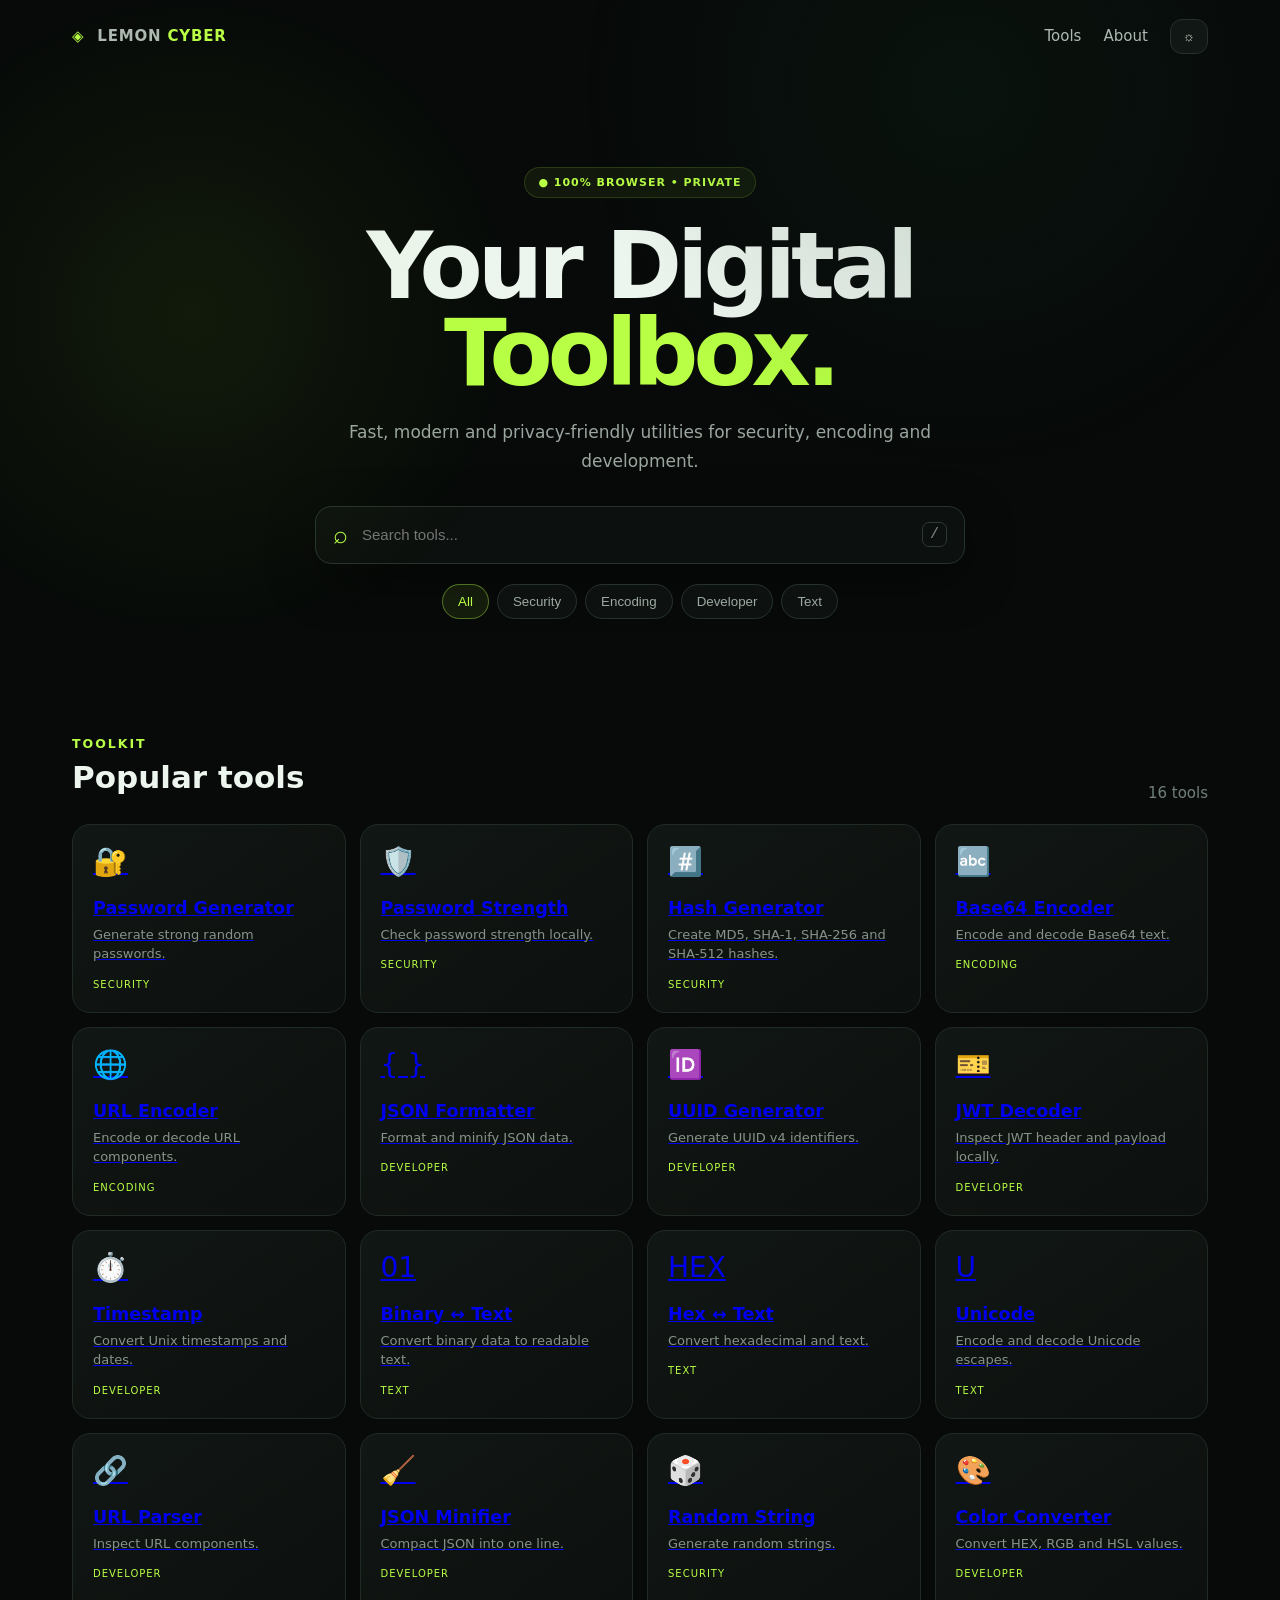
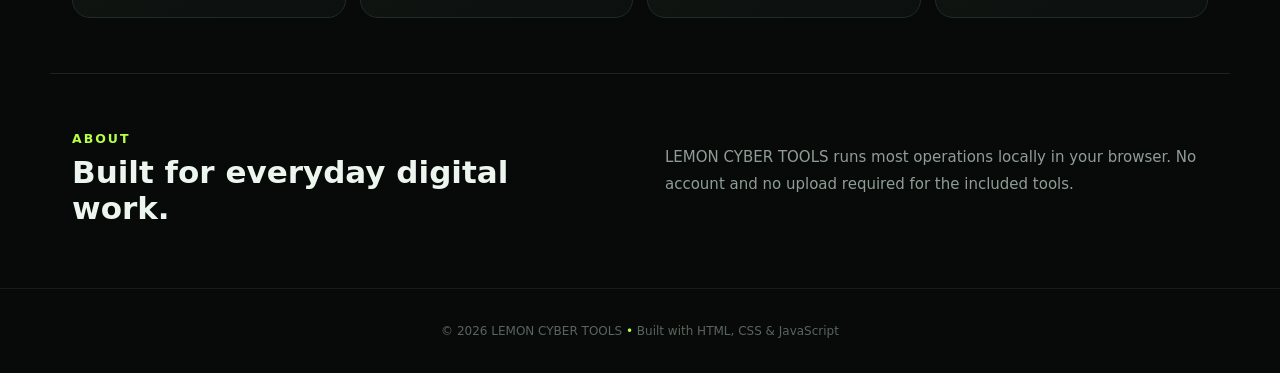
<file: index.html>
<!doctype html>
<html lang="id">
<head>
<meta charset="utf-8"><meta name="viewport" content="width=device-width,initial-scale=1">
<meta name="theme-color" content="#0b0f0d"><meta name="description" content="LEMON CYBER TOOLS - Security, encoder and developer utilities.">
<link rel="manifest" href="manifest.json"><link rel="stylesheet" href="style.css">
<title>LEMON CYBER TOOLS</title>
</head>
<body>
<div class="bg"></div>
<header class="nav"><a class="brand" href="#"><span>◈</span> LEMON <b>CYBER</b></a><nav><a href="#tools">Tools</a><a href="#about">About</a><button id="theme">☼</button></nav></header>
<main>
<section class="hero">
<div class="pill">● 100% BROWSER • PRIVATE</div>
<h1>Your Digital<br><span>Toolbox.</span></h1>
<p>Fast, modern and privacy-friendly utilities for security, encoding and development.</p>
<div class="search"><span>⌕</span><input id="search" placeholder="Search tools..."><kbd>/</kbd></div>
<div class="chips"><button class="chip active" data-cat="all">All</button><button class="chip" data-cat="security">Security</button><button class="chip" data-cat="encoding">Encoding</button><button class="chip" data-cat="developer">Developer</button><button class="chip" data-cat="text">Text</button></div>
</section>
<section id="tools" class="section"><div class="section-head"><div><small>TOOLKIT</small><h2>Popular tools</h2></div><span id="count"></span></div><div id="grid" class="grid"></div></section>
<section id="about" class="about"><div><small>ABOUT</small><h2>Built for everyday digital work.</h2></div><p>LEMON CYBER TOOLS runs most operations locally in your browser. No account and no upload required for the included tools.</p></section>
</main>
<footer>© 2026 LEMON CYBER TOOLS <span>•</span> Built with HTML, CSS & JavaScript</footer>
<script src="script.js"></script>
</body></html>
</file>
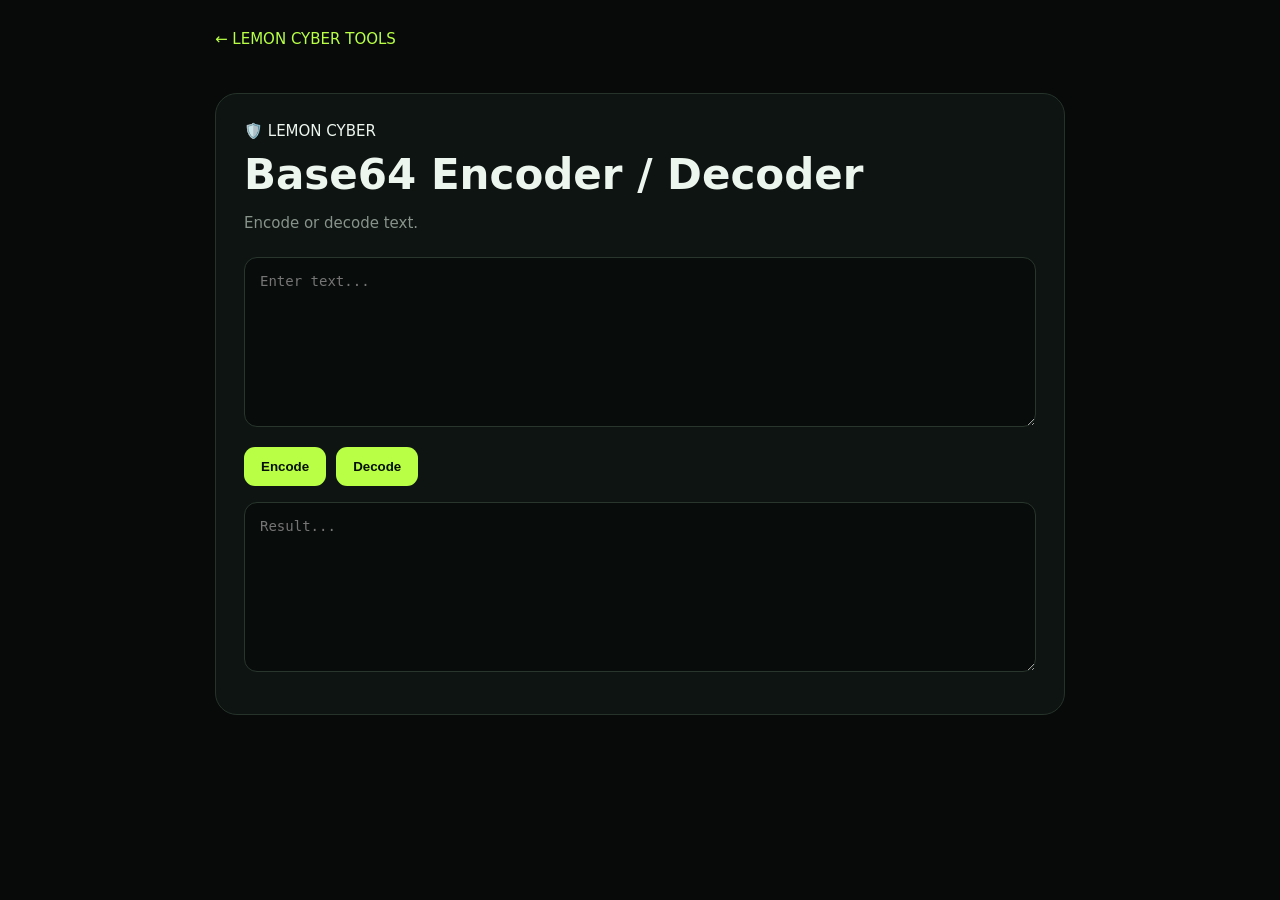
<file: tools/base64.html>
<!doctype html><html lang="id"><head><meta charset="utf-8"><meta name="viewport" content="width=device-width,initial-scale=1"><title>Base64 Encoder / Decoder • LEMON CYBER</title><link rel="stylesheet" href="../tool.css"></head><body><div class="wrap"><a class="back" href="../index.html">← LEMON CYBER TOOLS</a><div class="box"><div>🛡️ LEMON CYBER</div><h1>Base64 Encoder / Decoder</h1><p>Encode or decode text.</p><textarea id="i" placeholder="Enter text..."></textarea><div class="row"><button onclick="enc()">Encode</button><button onclick="dec()">Decode</button></div><textarea id="o" readonly placeholder="Result..."></textarea><script>function enc(){o.value=btoa(unescape(encodeURIComponent(i.value)))}function dec(){try{o.value=decodeURIComponent(escape(atob(i.value)))}catch(e){o.value="Invalid Base64"}}</script></div></div></body></html>
</file>
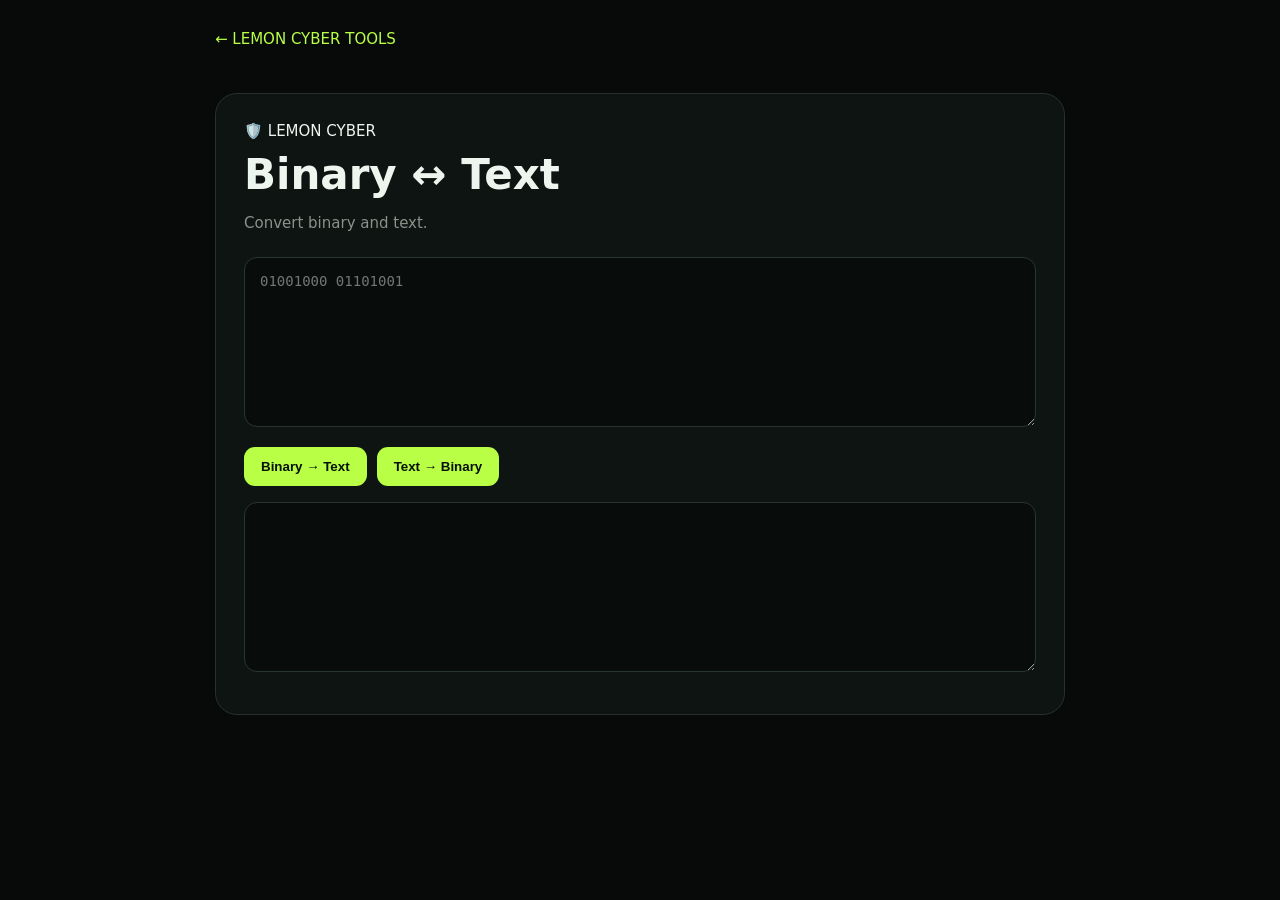
<file: tools/binary.html>
<!doctype html><html lang="id"><head><meta charset="utf-8"><meta name="viewport" content="width=device-width,initial-scale=1"><title>Binary ↔ Text • LEMON CYBER</title><link rel="stylesheet" href="../tool.css"></head><body><div class="wrap"><a class="back" href="../index.html">← LEMON CYBER TOOLS</a><div class="box"><div>🛡️ LEMON CYBER</div><h1>Binary ↔ Text</h1><p>Convert binary and text.</p><textarea id="i" placeholder="01001000 01101001"></textarea><div class="row"><button onclick="dec()">Binary → Text</button><button onclick="enc()">Text → Binary</button></div><textarea id="o"></textarea><script>function dec(){try{o.value=i.value.trim().split(/\\s+/).map(x=>String.fromCharCode(parseInt(x,2))).join("")}catch(e){o.value="Invalid binary"}}function enc(){o.value=[...i.value].map(x=>x.charCodeAt(0).toString(2).padStart(8,"0")).join(" ")}</script></div></div></body></html>
</file>
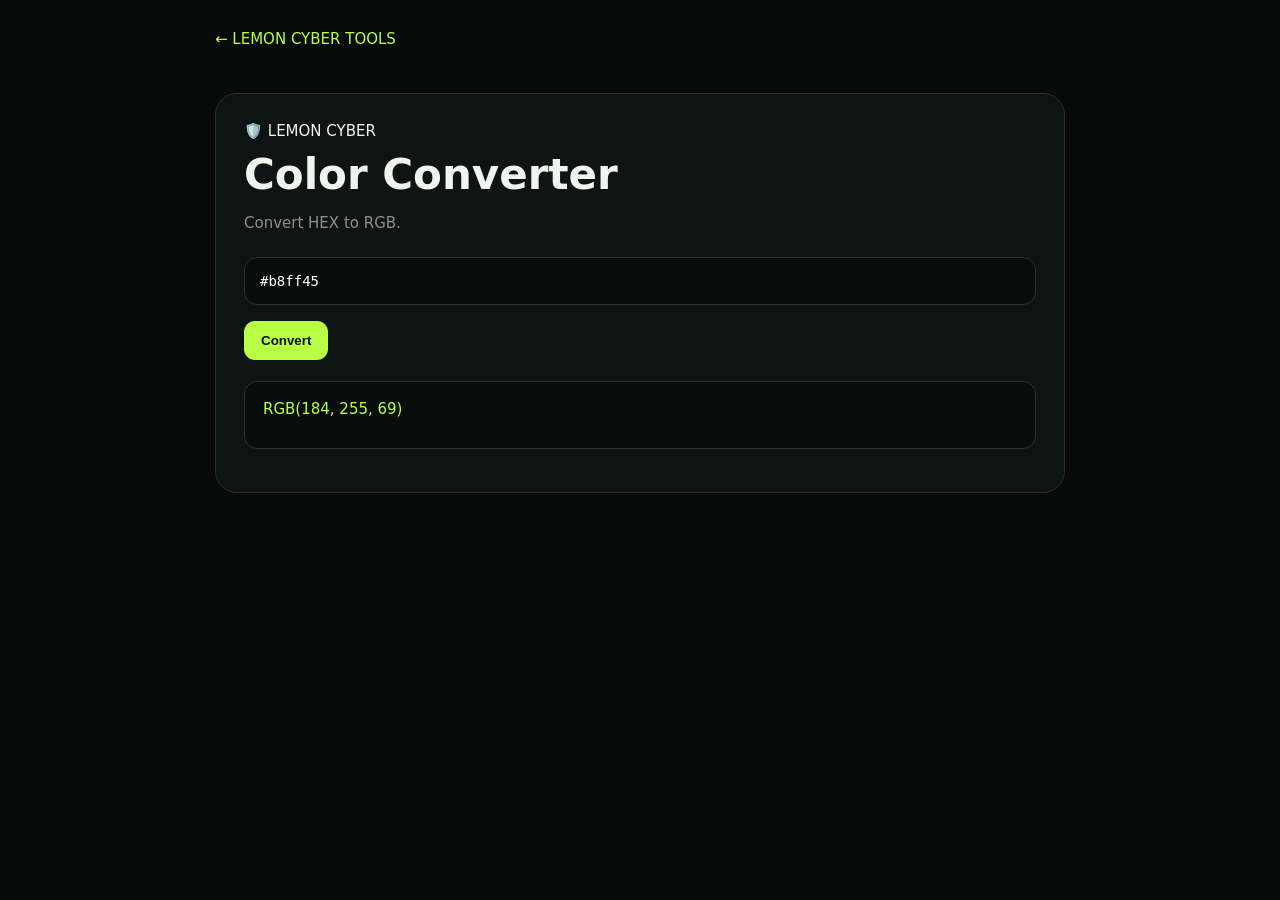
<file: tools/color.html>
<!doctype html><html lang="id"><head><meta charset="utf-8"><meta name="viewport" content="width=device-width,initial-scale=1"><title>Color Converter • LEMON CYBER</title><link rel="stylesheet" href="../tool.css"></head><body><div class="wrap"><a class="back" href="../index.html">← LEMON CYBER TOOLS</a><div class="box"><div>🛡️ LEMON CYBER</div><h1>Color Converter</h1><p>Convert HEX to RGB.</p><input id="i" placeholder="#b8ff45" value="#b8ff45"><button onclick="go()">Convert</button><div class="result" id="o"></div><script>function go(){let x=i.value.replace("#","");if(x.length===3)x=x.split("").map(a=>a+a).join("");let n=parseInt(x,16);o.textContent=`RGB(${n>>16}, ${(n>>8)&255}, ${n&255})`};go()</script></div></div></body></html>
</file>
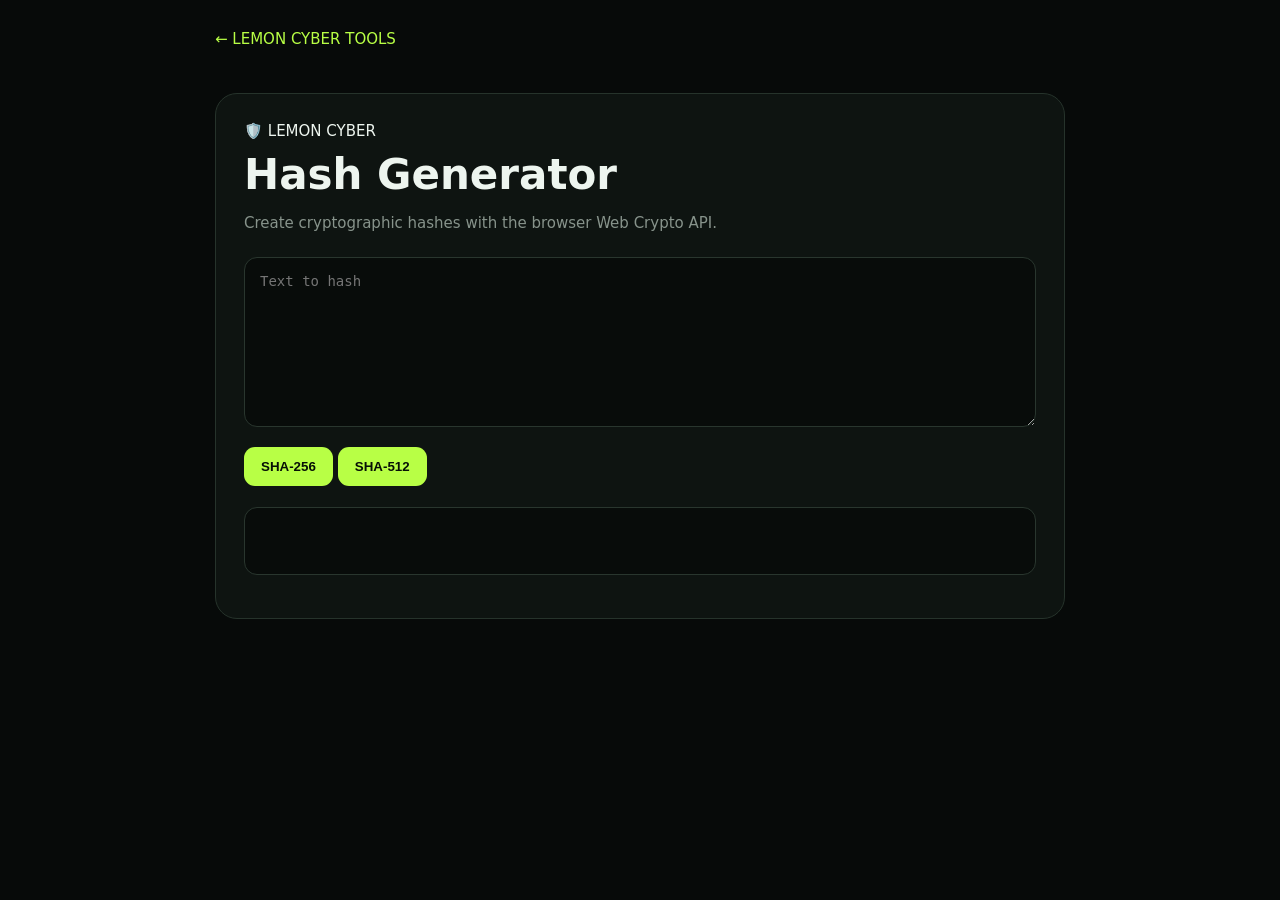
<file: tools/hash.html>
<!doctype html><html lang="id"><head><meta charset="utf-8"><meta name="viewport" content="width=device-width,initial-scale=1"><title>Hash Generator • LEMON CYBER</title><link rel="stylesheet" href="../tool.css"></head><body><div class="wrap"><a class="back" href="../index.html">← LEMON CYBER TOOLS</a><div class="box"><div>🛡️ LEMON CYBER</div><h1>Hash Generator</h1><p>Create cryptographic hashes with the browser Web Crypto API.</p><textarea id="i" placeholder="Text to hash"></textarea><button onclick="go('SHA-256')">SHA-256</button><button onclick="go('SHA-512')">SHA-512</button><pre id="o"></pre><script>async function go(a){let b=await crypto.subtle.digest(a,new TextEncoder().encode(i.value));o.textContent=[...new Uint8Array(b)].map(x=>x.toString(16).padStart(2,"0")).join("")}</script></div></div></body></html>
</file>
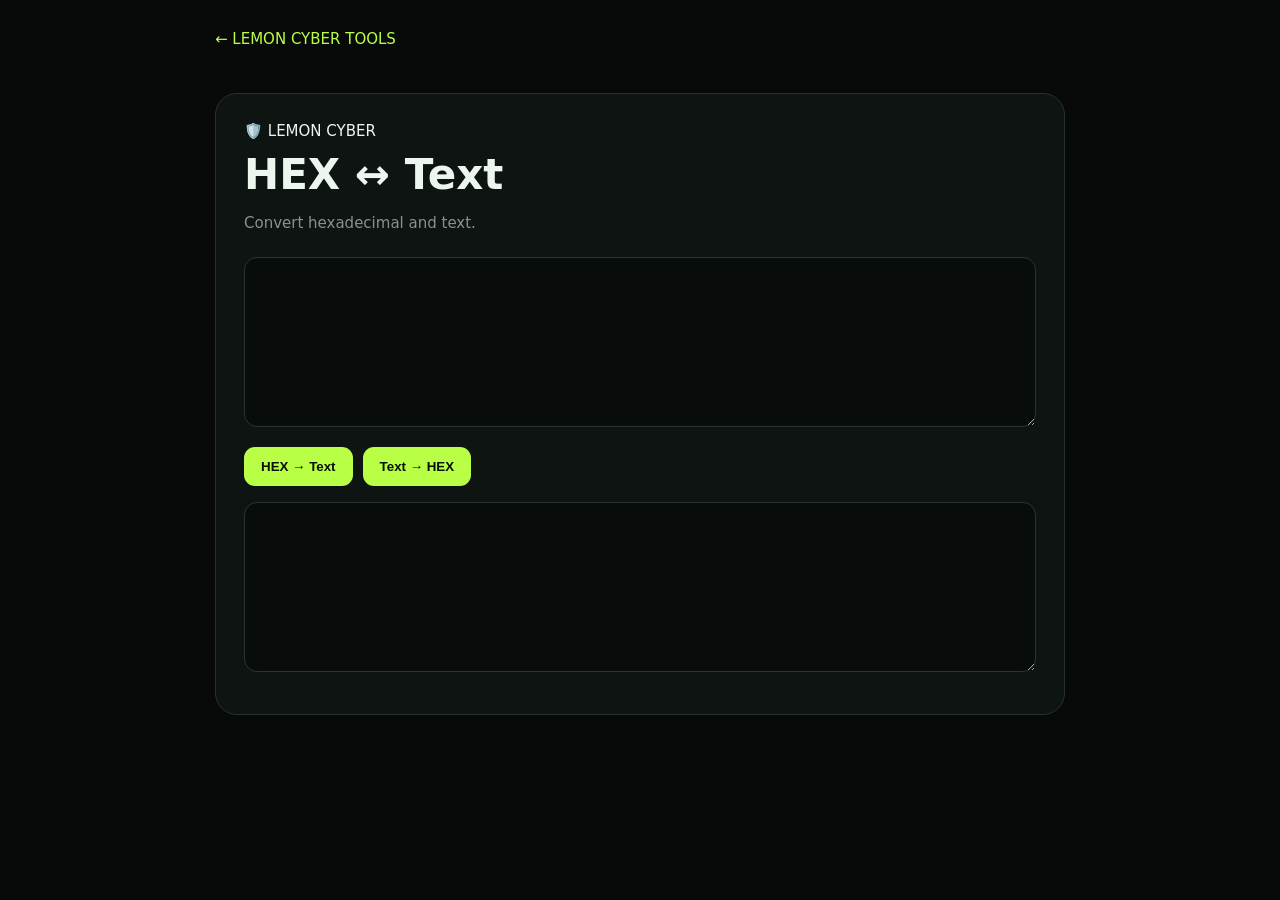
<file: tools/hex.html>
<!doctype html><html lang="id"><head><meta charset="utf-8"><meta name="viewport" content="width=device-width,initial-scale=1"><title>HEX ↔ Text • LEMON CYBER</title><link rel="stylesheet" href="../tool.css"></head><body><div class="wrap"><a class="back" href="../index.html">← LEMON CYBER TOOLS</a><div class="box"><div>🛡️ LEMON CYBER</div><h1>HEX ↔ Text</h1><p>Convert hexadecimal and text.</p><textarea id="i"></textarea><div class="row"><button onclick="dec()">HEX → Text</button><button onclick="enc()">Text → HEX</button></div><textarea id="o"></textarea><script>function dec(){try{o.value=i.value.trim().match(/.{1,2}/g).map(x=>String.fromCharCode(parseInt(x,16))).join("")}catch(e){o.value="Invalid HEX"}}function enc(){o.value=[...i.value].map(x=>x.charCodeAt(0).toString(16).padStart(2,"0")).join(" ")}</script></div></div></body></html>
</file>
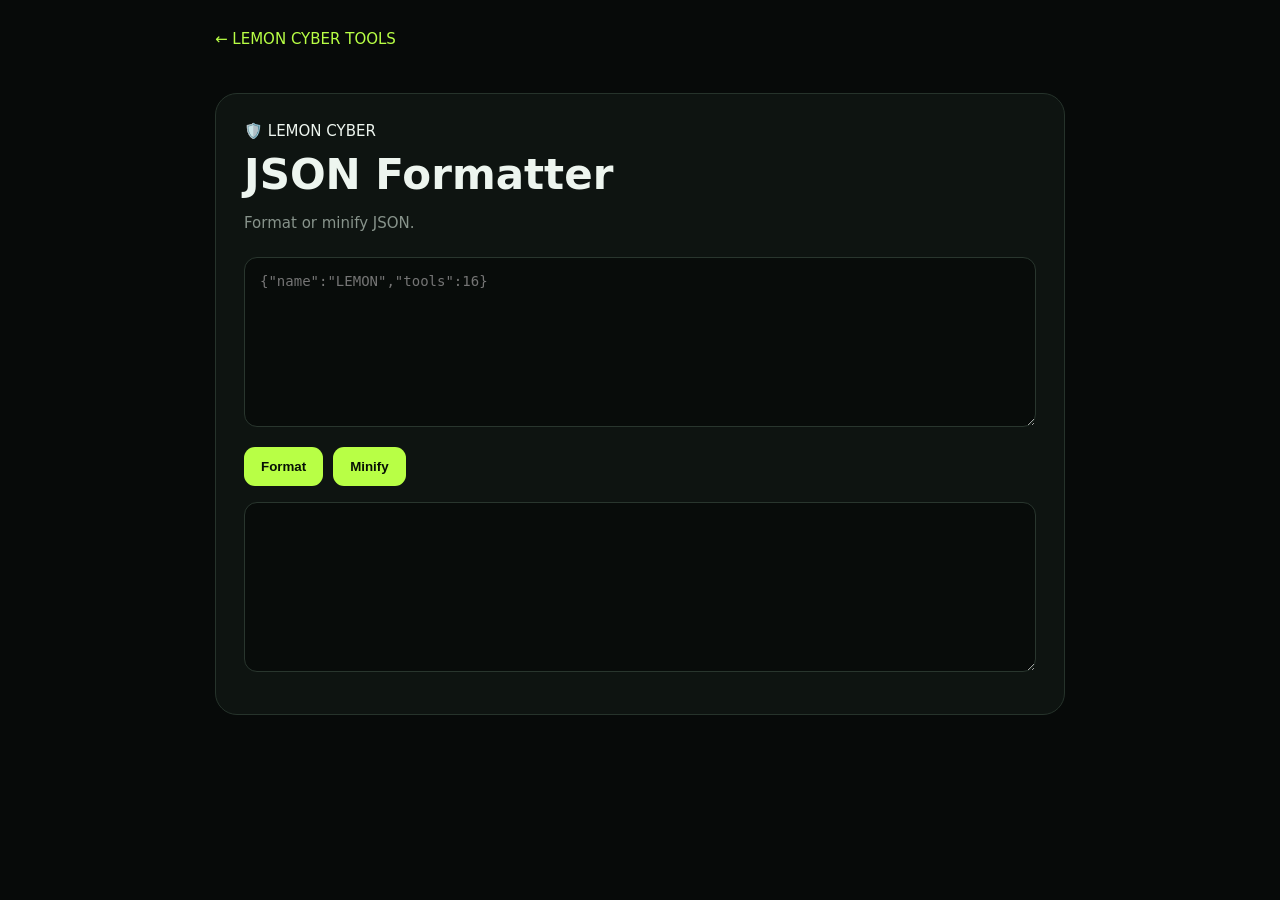
<file: tools/json.html>
<!doctype html><html lang="id"><head><meta charset="utf-8"><meta name="viewport" content="width=device-width,initial-scale=1"><title>JSON Formatter • LEMON CYBER</title><link rel="stylesheet" href="../tool.css"></head><body><div class="wrap"><a class="back" href="../index.html">← LEMON CYBER TOOLS</a><div class="box"><div>🛡️ LEMON CYBER</div><h1>JSON Formatter</h1><p>Format or minify JSON.</p><textarea id="i" placeholder='{"name":"LEMON","tools":16}'></textarea><div class="row"><button onclick="format()">Format</button><button onclick="mini()">Minify</button></div><textarea id="o" readonly></textarea><script>function format(){try{o.value=JSON.stringify(JSON.parse(i.value),null,2)}catch(e){o.value="Invalid JSON: "+e.message}}function mini(){try{o.value=JSON.stringify(JSON.parse(i.value))}catch(e){o.value="Invalid JSON: "+e.message}}</script></div></div></body></html>
</file>
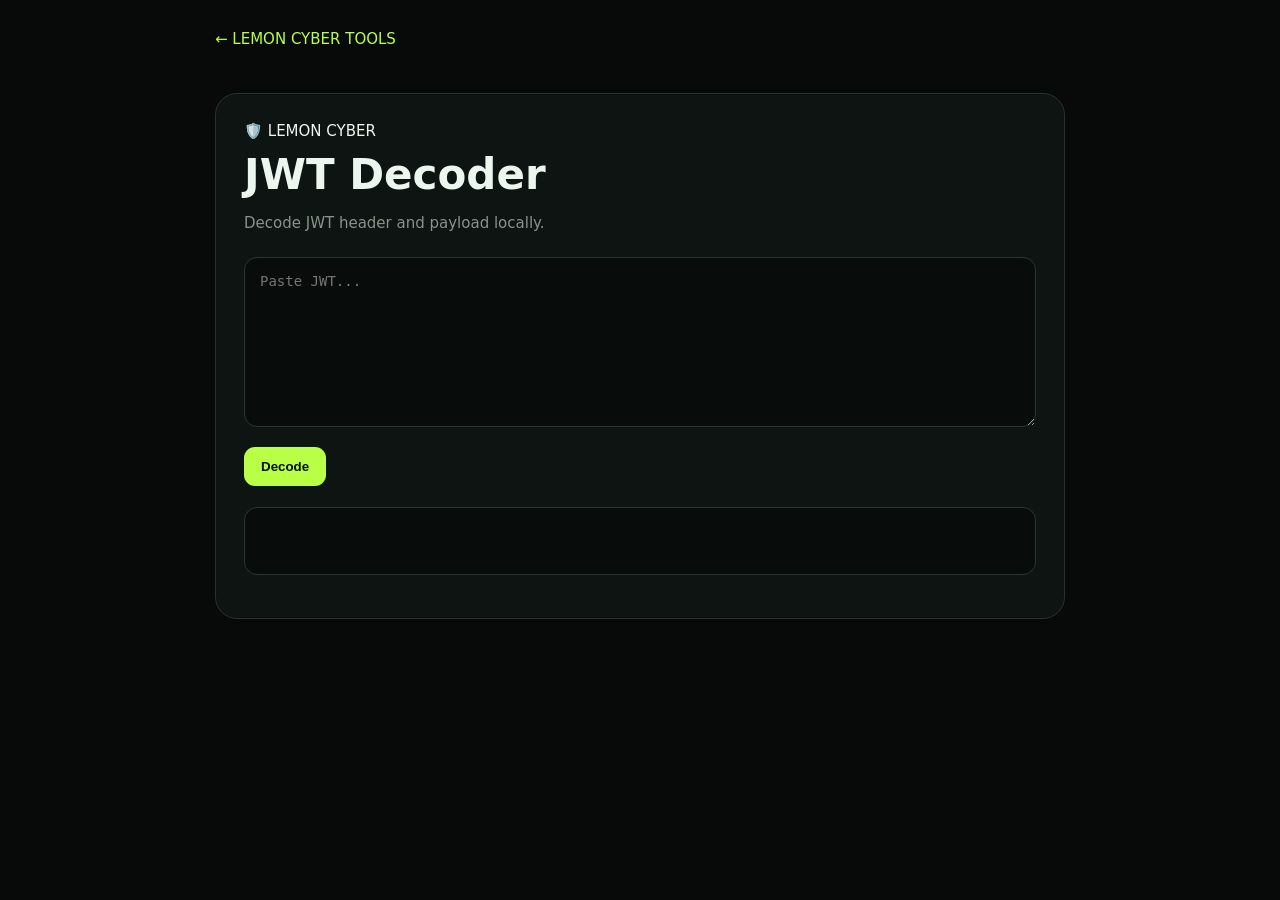
<file: tools/jwt.html>
<!doctype html><html lang="id"><head><meta charset="utf-8"><meta name="viewport" content="width=device-width,initial-scale=1"><title>JWT Decoder • LEMON CYBER</title><link rel="stylesheet" href="../tool.css"></head><body><div class="wrap"><a class="back" href="../index.html">← LEMON CYBER TOOLS</a><div class="box"><div>🛡️ LEMON CYBER</div><h1>JWT Decoder</h1><p>Decode JWT header and payload locally.</p><textarea id="i" placeholder="Paste JWT..."></textarea><button onclick="go()">Decode</button><pre id="o"></pre><script>function go(){try{let p=i.value.split(".");let d=x=>JSON.stringify(JSON.parse(atob(p[x].replace(/-/g,"+").replace(/_/g,"/"))),null,2);o.textContent="HEADER\\n"+d(0)+"\\n\\nPAYLOAD\\n"+d(1)}catch(e){o.textContent="Invalid JWT"}} </script></div></div></body></html>
</file>
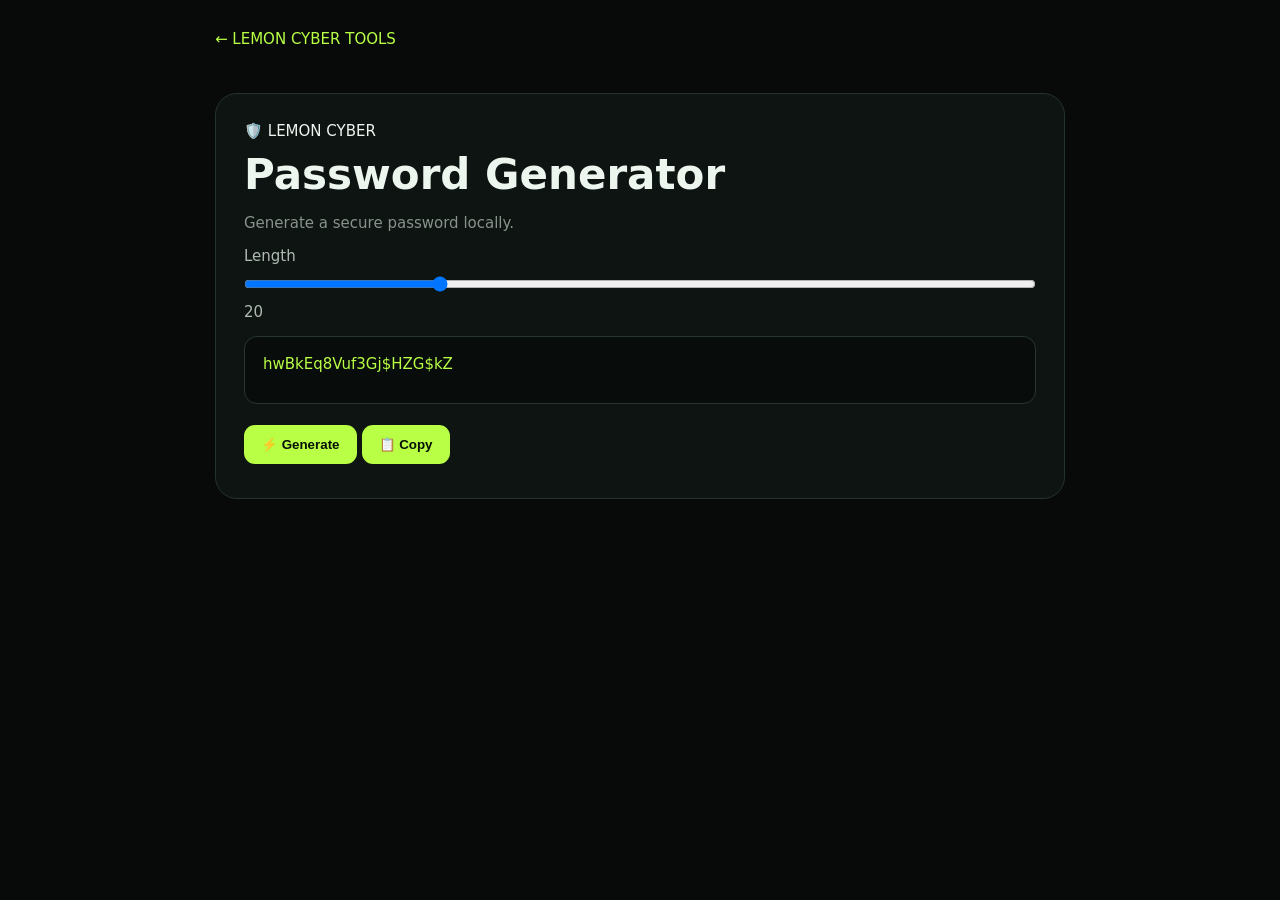
<file: tools/password.html>
<!doctype html><html lang="id"><head><meta charset="utf-8"><meta name="viewport" content="width=device-width,initial-scale=1"><title>Password Generator • LEMON CYBER</title><link rel="stylesheet" href="../tool.css"></head><body><div class="wrap"><a class="back" href="../index.html">← LEMON CYBER TOOLS</a><div class="box"><div>🛡️ LEMON CYBER</div><h1>Password Generator</h1><p>Generate a secure password locally.</p><label>Length <input id="len" type="range" min="6" max="64" value="20"> <output id="lv">20</output></label><div class="result" id="out"></div><button onclick="gen()">⚡ Generate</button><button onclick="copy()">📋 Copy</button><script>const C="ABCDEFGHJKLMNPQRSTUVWXYZabcdefghijkmnopqrstuvwxyz23456789!@#$%^&*_-+=";function gen(){let n=+len.value,s="";crypto.getRandomValues(new Uint32Array(n)).forEach(x=>s+=C[x%C.length]);out.textContent=s}function copy(){navigator.clipboard.writeText(out.textContent)}len.oninput=()=>lv.textContent=len.value;gen()</script></div></div></body></html>
</file>
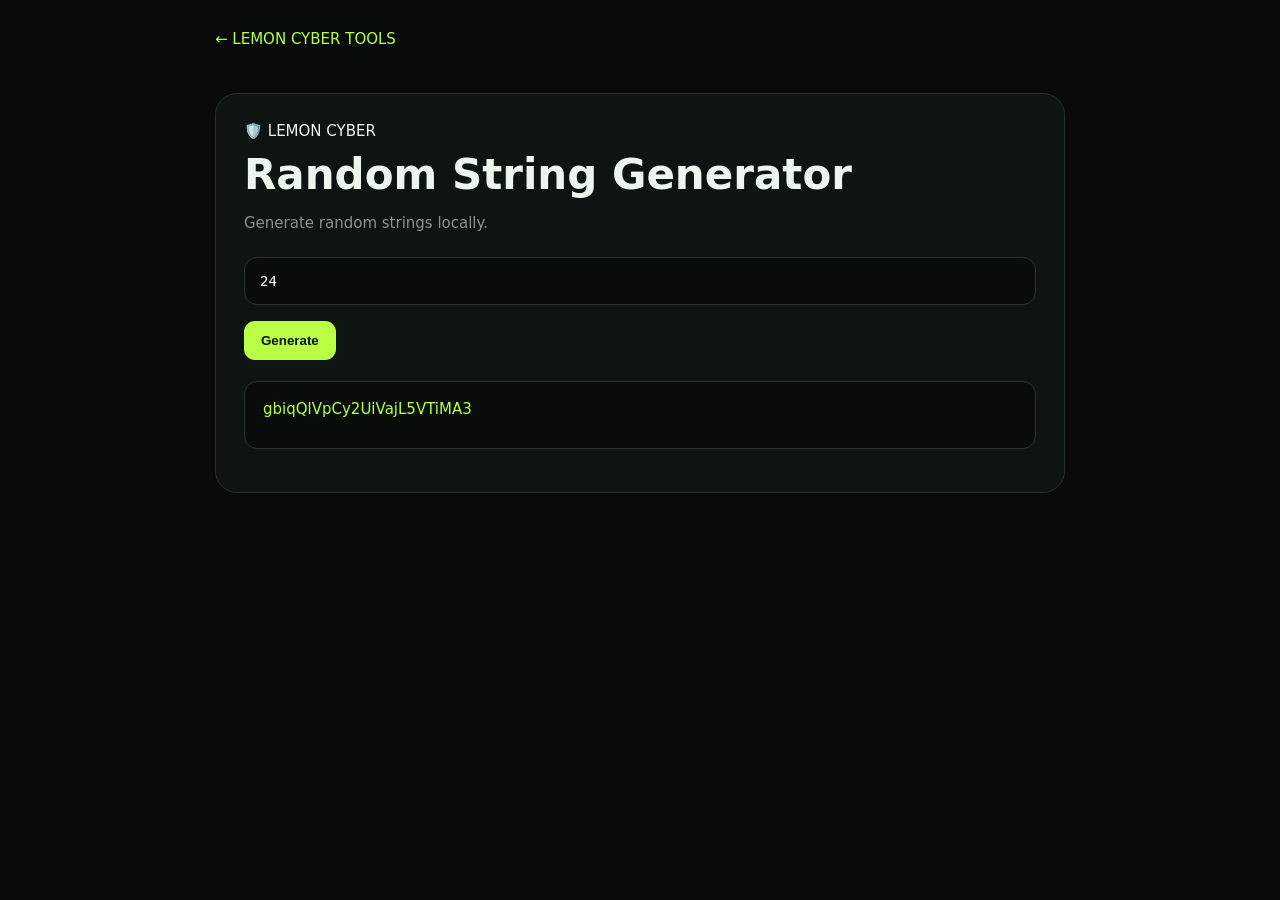
<file: tools/random.html>
<!doctype html><html lang="id"><head><meta charset="utf-8"><meta name="viewport" content="width=device-width,initial-scale=1"><title>Random String Generator • LEMON CYBER</title><link rel="stylesheet" href="../tool.css"></head><body><div class="wrap"><a class="back" href="../index.html">← LEMON CYBER TOOLS</a><div class="box"><div>🛡️ LEMON CYBER</div><h1>Random String Generator</h1><p>Generate random strings locally.</p><input id="n" type="number" min="4" max="128" value="24"><button onclick="go()">Generate</button><div class="result" id="o"></div><script>function go(){let c="ABCDEFGHIJKLMNOPQRSTUVWXYZabcdefghijklmnopqrstuvwxyz0123456789",a=new Uint32Array(+n.value);crypto.getRandomValues(a);o.textContent=[...a].map(x=>c[x%c.length]).join("")}go()</script></div></div></body></html>
</file>
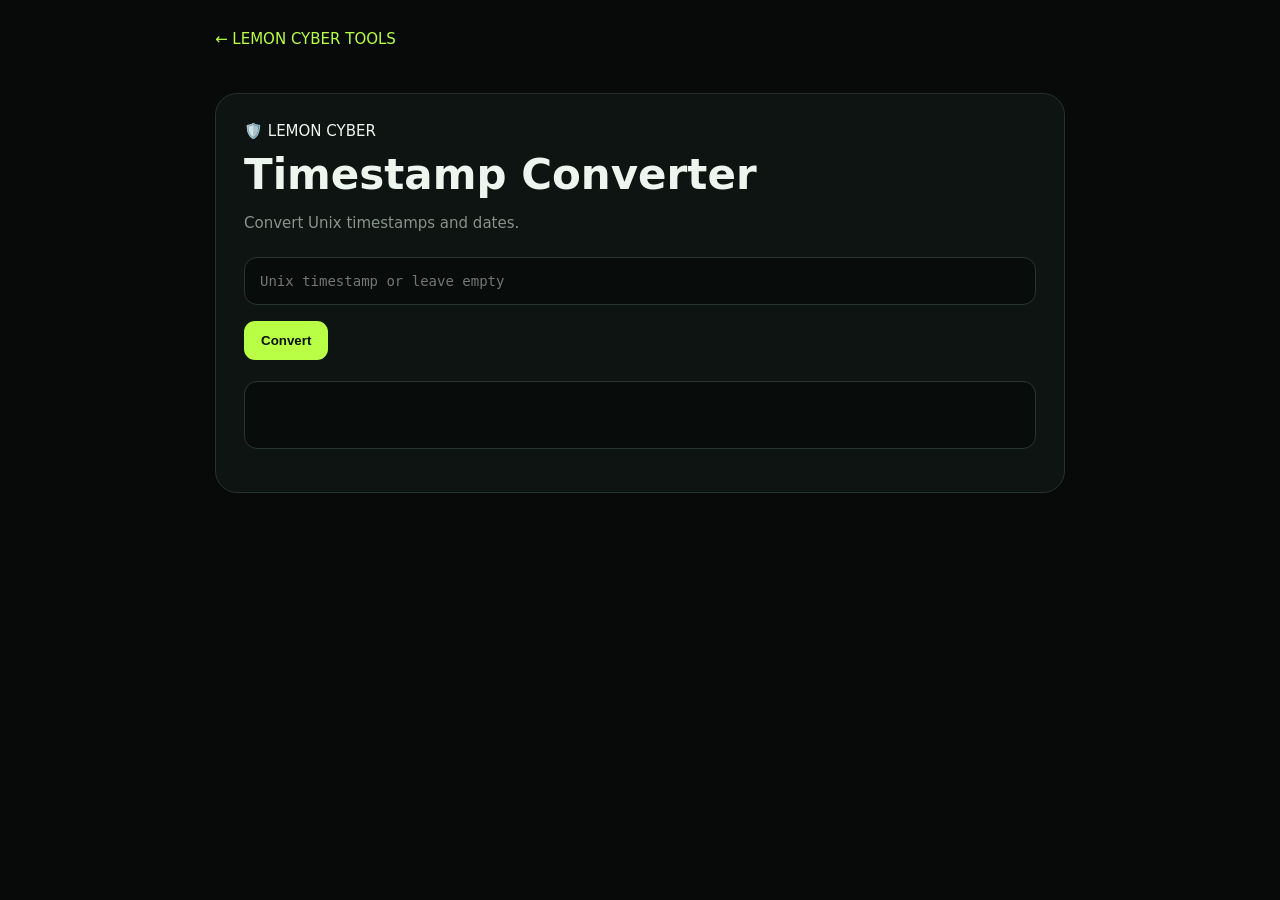
<file: tools/timestamp.html>
<!doctype html><html lang="id"><head><meta charset="utf-8"><meta name="viewport" content="width=device-width,initial-scale=1"><title>Timestamp Converter • LEMON CYBER</title><link rel="stylesheet" href="../tool.css"></head><body><div class="wrap"><a class="back" href="../index.html">← LEMON CYBER TOOLS</a><div class="box"><div>🛡️ LEMON CYBER</div><h1>Timestamp Converter</h1><p>Convert Unix timestamps and dates.</p><input id="i" type="text" placeholder="Unix timestamp or leave empty"><button onclick="go()">Convert</button><div class="result" id="o"></div><script>function go(){let v=i.value.trim();let d=v?(String(v).length<=10?new Date(Number(v)*1000):new Date(Number(v))):new Date();o.textContent="ISO: "+d.toISOString()+"\\nLocal: "+d.toString()+"\\nUnix: "+Math.floor(d.getTime()/1000)}</script></div></div></body></html>
</file>
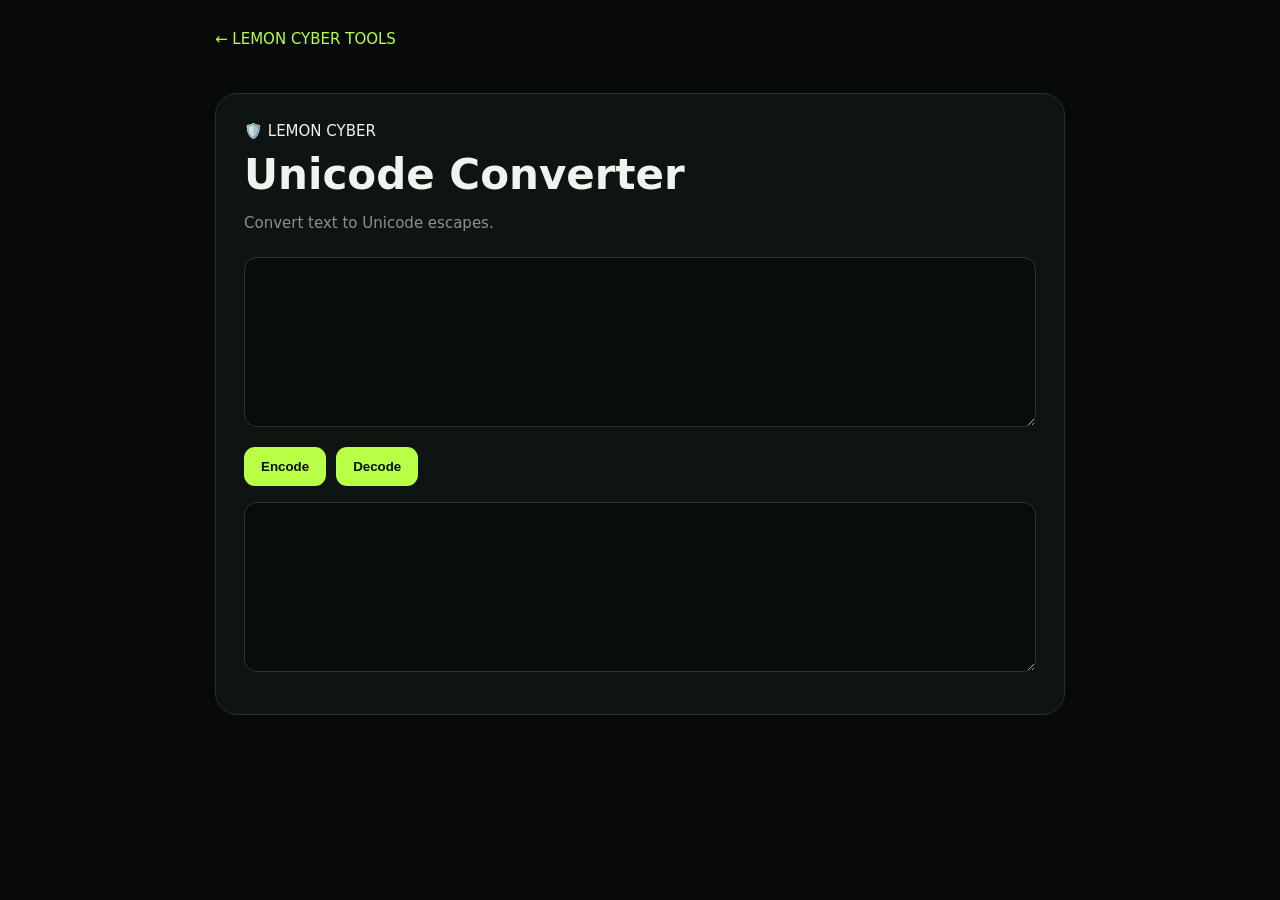
<file: tools/unicode.html>
<!doctype html><html lang="id"><head><meta charset="utf-8"><meta name="viewport" content="width=device-width,initial-scale=1"><title>Unicode Converter • LEMON CYBER</title><link rel="stylesheet" href="../tool.css"></head><body><div class="wrap"><a class="back" href="../index.html">← LEMON CYBER TOOLS</a><div class="box"><div>🛡️ LEMON CYBER</div><h1>Unicode Converter</h1><p>Convert text to Unicode escapes.</p><textarea id="i"></textarea><div class="row"><button onclick="enc()">Encode</button><button onclick="dec()">Decode</button></div><textarea id="o"></textarea><script>function enc(){o.value=[...i.value].map(c=>"\\\\u"+c.charCodeAt(0).toString(16).padStart(4,"0")).join("")}function dec(){try{o.value=i.value.replace(/\\\\u([0-9a-f]{4})/gi,(_,x)=>String.fromCharCode(parseInt(x,16)))}catch(e){o.value="Invalid Unicode"}}</script></div></div></body></html>
</file>
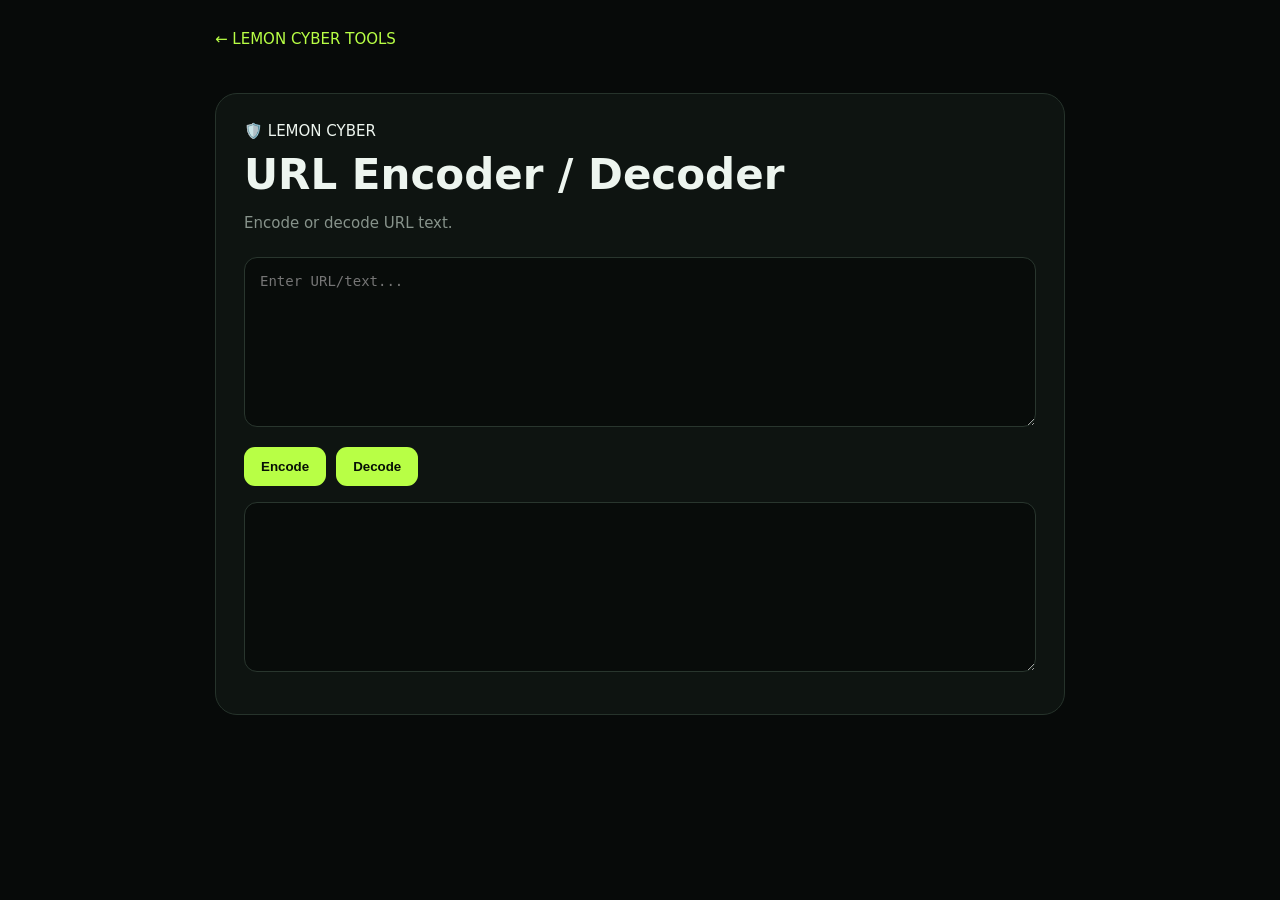
<file: tools/url-encoder.html>
<!doctype html><html lang="id"><head><meta charset="utf-8"><meta name="viewport" content="width=device-width,initial-scale=1"><title>URL Encoder / Decoder • LEMON CYBER</title><link rel="stylesheet" href="../tool.css"></head><body><div class="wrap"><a class="back" href="../index.html">← LEMON CYBER TOOLS</a><div class="box"><div>🛡️ LEMON CYBER</div><h1>URL Encoder / Decoder</h1><p>Encode or decode URL text.</p><textarea id="i" placeholder="Enter URL/text..."></textarea><div class="row"><button onclick="enc()">Encode</button><button onclick="dec()">Decode</button></div><textarea id="o" readonly></textarea><script>function enc(){o.value=encodeURIComponent(i.value)}function dec(){try{o.value=decodeURIComponent(i.value)}catch(e){o.value="Invalid URL encoding"}}</script></div></div></body></html>
</file>
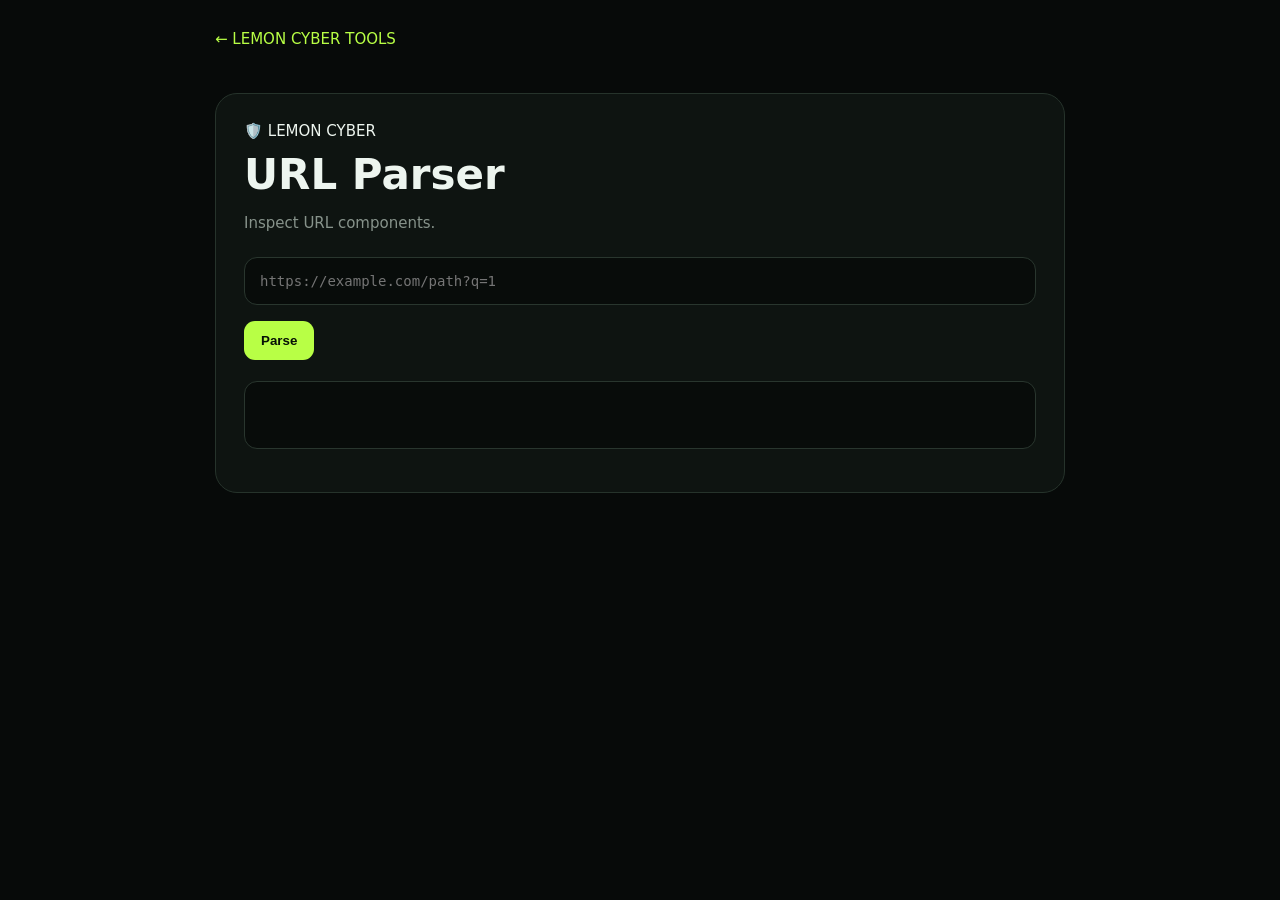
<file: tools/url-parser.html>
<!doctype html><html lang="id"><head><meta charset="utf-8"><meta name="viewport" content="width=device-width,initial-scale=1"><title>URL Parser • LEMON CYBER</title><link rel="stylesheet" href="../tool.css"></head><body><div class="wrap"><a class="back" href="../index.html">← LEMON CYBER TOOLS</a><div class="box"><div>🛡️ LEMON CYBER</div><h1>URL Parser</h1><p>Inspect URL components.</p><input id="i" placeholder="https://example.com/path?q=1"><button onclick="go()">Parse</button><pre id="o"></pre><script>function go(){try{let u=new URL(i.value);o.textContent=JSON.stringify({protocol:u.protocol,host:u.host,hostname:u.hostname,port:u.port,path:u.pathname,query:u.search,hash:u.hash},null,2)}catch(e){o.textContent="Invalid URL"}}</script></div></div></body></html>
</file>
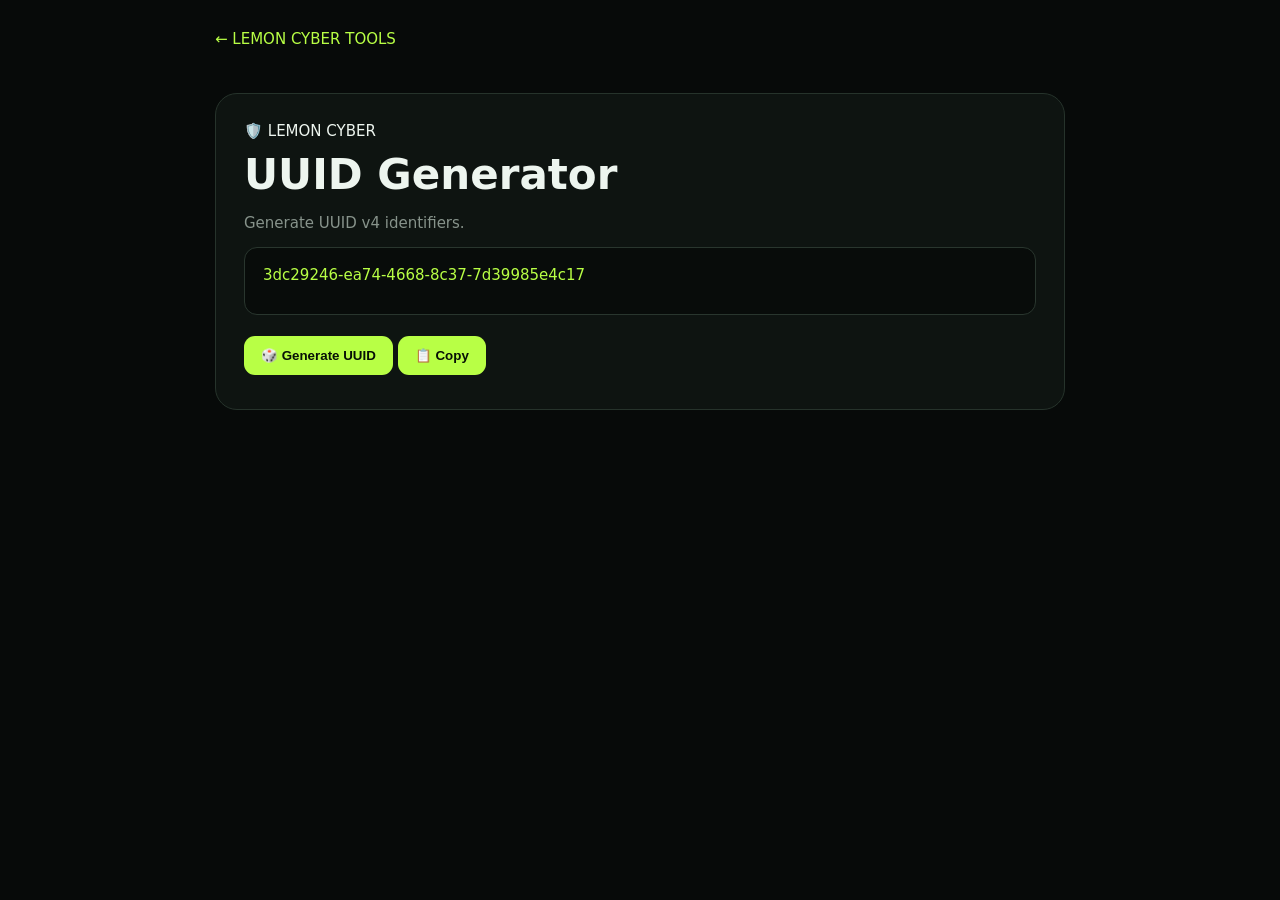
<file: tools/uuid.html>
<!doctype html><html lang="id"><head><meta charset="utf-8"><meta name="viewport" content="width=device-width,initial-scale=1"><title>UUID Generator • LEMON CYBER</title><link rel="stylesheet" href="../tool.css"></head><body><div class="wrap"><a class="back" href="../index.html">← LEMON CYBER TOOLS</a><div class="box"><div>🛡️ LEMON CYBER</div><h1>UUID Generator</h1><p>Generate UUID v4 identifiers.</p><div class="result" id="o"></div><button onclick="gen()">🎲 Generate UUID</button><button onclick="copy()">📋 Copy</button><script>function gen(){o.textContent=crypto.randomUUID()}function copy(){navigator.clipboard.writeText(o.textContent)}gen()</script></div></div></body></html>
</file>
<file: style.css>
*{box-sizing:border-box}html{scroll-behavior:smooth}body{margin:0;background:#070a09;color:#edf5ef;font:15px Inter,system-ui,-apple-system,Segoe UI,sans-serif}.bg{position:fixed;inset:0;pointer-events:none;background:radial-gradient(circle at 75% 10%,#183b2430,transparent 30%),radial-gradient(circle at 15% 35%,#a7f32d12,transparent 28%)}.nav{height:72px;max-width:1180px;margin:auto;padding:0 22px;display:flex;align-items:center;justify-content:space-between;position:relative;z-index:2}.brand{color:#fff;text-decoration:none;font-weight:800;letter-spacing:.8px}.brand span{color:#b8ff45;margin-right:7px}.brand b{color:#b8ff45}.nav nav{display:flex;gap:22px;align-items:center}.nav a{color:#aeb9b1;text-decoration:none}.nav a:hover{color:#b8ff45}.nav button{background:#111714;border:1px solid #263129;color:#dce8df;border-radius:12px;padding:9px 12px}.hero{max-width:980px;margin:95px auto 60px;padding:0 22px;text-align:center}.pill{display:inline-block;color:#b8ff45;background:#b8ff4510;border:1px solid #b8ff4525;padding:8px 13px;border-radius:999px;font-size:11px;font-weight:800;letter-spacing:1px}.hero h1{font-size:clamp(50px,9vw,92px);line-height:.95;letter-spacing:-5px;margin:25px 0 20px}.hero h1 span{color:#b8ff45}.hero p{max-width:600px;margin:0 auto 30px;color:#9aa69e;font-size:17px;line-height:1.7}.search{height:58px;max-width:650px;margin:auto;display:flex;align-items:center;gap:12px;padding:0 17px;background:#0d1210dd;border:1px solid #26332b;border-radius:16px;box-shadow:0 15px 50px #0006}.search span{font-size:25px;color:#b8ff45}.search input{flex:1;background:none;border:0;outline:0;color:#fff;font-size:15px}.search kbd{border:1px solid #2d3a32;border-radius:7px;padding:3px 7px;color:#7e8a82}.chips{display:flex;justify-content:center;gap:8px;flex-wrap:wrap;margin-top:20px}.chip{border:1px solid #26332b;background:#0d1210;color:#9ca9a1;padding:9px 15px;border-radius:999px;cursor:pointer}.chip.active,.chip:hover{background:#b8ff4514;border-color:#b8ff4560;color:#b8ff45}.section,.about{max-width:1180px;margin:0 auto;padding:55px 22px}.section-head{display:flex;justify-content:space-between;align-items:end;margin-bottom:22px}.section-head small,.about small{color:#b8ff45;letter-spacing:2px;font-weight:800}.section h2,.about h2{font-size:31px;margin:7px 0}.section-head span{color:#718078}.grid{display:grid;grid-template-columns:repeat(4,1fr);gap:14px}.card{background:linear-gradient(145deg,#111714,#0c100e);border:1px solid #202b25;border-radius:18px;padding:20px;min-height:185px;transition:.2s;cursor:pointer}.card:hover{transform:translateY(-4px);border-color:#b8ff4555;box-shadow:0 18px 45px #0007}.icon{font-size:28px}.card h3{margin:20px 0 7px}.card p{margin:0;color:#87938b;line-height:1.5;font-size:13px}.tag{display:inline-block;margin-top:15px;color:#b8ff45;font-size:10px;text-transform:uppercase;letter-spacing:1px}.about{display:grid;grid-template-columns:1fr 1fr;gap:50px;border-top:1px solid #1b241f}.about p{color:#909d95;line-height:1.8}footer{text-align:center;padding:35px 20px;color:#59655d;border-top:1px solid #171e1a;font-size:12px}footer span{color:#b8ff45}@media(max-width:800px){.grid{grid-template-columns:repeat(2,1fr)}.about{grid-template-columns:1fr;gap:10px}.nav nav a{display:none}}@media(max-width:480px){.hero{margin-top:60px}.hero h1{letter-spacing:-3px}.grid{grid-template-columns:1fr 1fr;gap:10px}.card{padding:15px;min-height:165px}.card h3{font-size:15px}.section,.about{padding-left:15px;padding-right:15px}}
.light{background:#f4f7f4;color:#101510}.light .nav a{color:#4f5b53}.light .search,.light .card,.light .chip{background:#fff;border-color:#dbe4dd}.light .hero p,.light .card p{color:#617067}.light footer{border-color:#dce5df}
</file>
<file: tool.css>
body{margin:0;background:#070a09;color:#edf5ef;font:15px system-ui}.wrap{max-width:850px;margin:auto;padding:30px 18px}.back{color:#b8ff45;text-decoration:none}.box{margin-top:45px;background:#0e1411;border:1px solid #26332b;border-radius:22px;padding:28px}h1{font-size:42px;margin:10px 0}p{color:#87938b}textarea,input{width:100%;box-sizing:border-box;background:#080c0a;color:#fff;border:1px solid #29362e;border-radius:13px;padding:15px;outline:none;margin:10px 0;font:14px monospace}textarea{min-height:170px;resize:vertical}button{background:#b8ff45;color:#071006;border:0;border-radius:11px;padding:12px 17px;margin:6px 5px 6px 0;font-weight:800;cursor:pointer}.row{display:flex;gap:5px;flex-wrap:wrap}.result,pre{white-space:pre-wrap;word-break:break-all;background:#080c0a;border:1px solid #29362e;border-radius:13px;padding:18px;margin:15px 0;color:#b8ff45;min-height:30px}label{display:block;color:#aebbb2;margin-bottom:10px}input[type=range]{padding:0}
</file>
